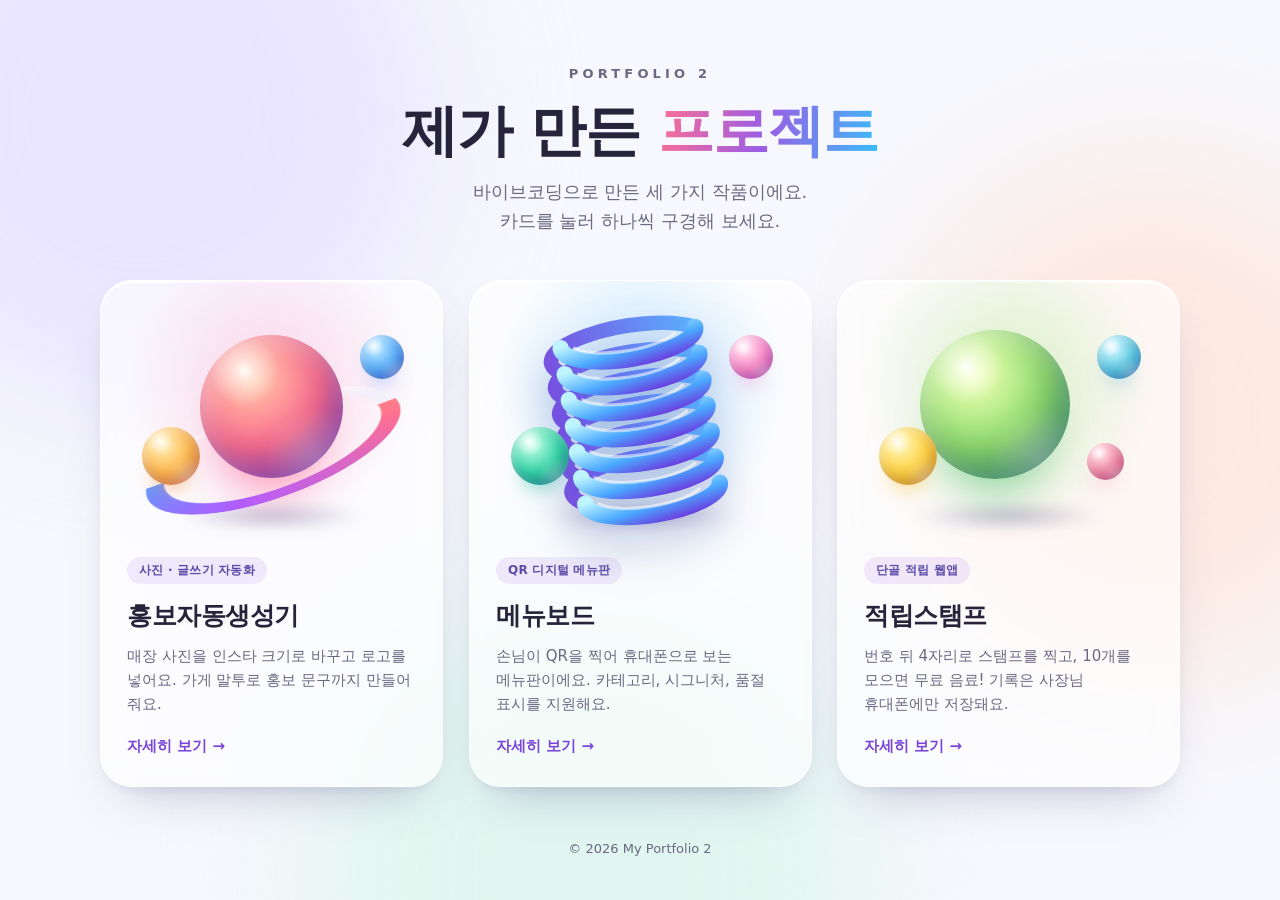
<file: index.html>
<!DOCTYPE html>
<html lang="ko">
<head>
  <meta charset="UTF-8">
  <meta name="viewport" content="width=device-width, initial-scale=1">
  <title>포트폴리오 2 | 제가 만든 프로젝트</title>
  <meta name="description" content="바이브코딩으로 만든 프로젝트 3개를 모아 둔 포트폴리오 메인 페이지예요.">
  <link rel="stylesheet" href="style.css">
</head>
<body>

  <!-- 배경: 맑고 가벼운 바탕 위에 은은하게 번지는 색 -->
  <div class="sky" aria-hidden="true">
    <i class="blob b1"></i>
    <i class="blob b2"></i>
    <i class="blob b3"></i>
  </div>

  <header class="hero">
    <p class="eyebrow">PORTFOLIO 2</p>
    <h1>제가 만든 <span class="grad">프로젝트</span></h1>
    <p class="sub">바이브코딩으로 만든 세 가지 작품이에요.<br>카드를 눌러 하나씩 구경해 보세요.</p>
  </header>

  <!--
    ===== 프로젝트 카드 3개 =====
    [고치는 곳] 카드를 눌렀을 때 가는 주소는 아래 href 에 있어요.
    (인터넷에 올린 진짜 주소가 생기면 그 주소로 바꾸세요. main.js 맨 위에서도 바꿀 수 있어요.)
  -->
  <main class="grid">

    <!-- 1. 홍보자동생성기 -->
    <a class="card c-promo" data-key="promo" href="promo.html">
      <div class="stage" aria-hidden="true">
        <div class="ground"></div>
        <div class="ring back"></div>
        <div class="orb big"></div>
        <div class="ring front"></div>
        <div class="orb mini m1"></div>
        <div class="orb mini m2"></div>
      </div>
      <div class="body">
        <span class="tag">사진 · 글쓰기 자동화</span>
        <h2>홍보자동생성기</h2>
        <p>매장 사진을 인스타 크기로 바꾸고 로고를 넣어요. 가게 말투로 홍보 문구까지 만들어 줘요.</p>
        <span class="go">자세히 보기 <i>→</i></span>
      </div>
    </a>

    <!-- 2. 메뉴보드 -->
    <a class="card c-menu" data-key="menu" href="https://github.com/eunji5683-tech/Menu-board-app" target="_blank" rel="noopener">
      <div class="stage" aria-hidden="true">
        <div class="ground"></div>
        <div class="coil" data-coil="menu"></div>
        <div class="orb mini m1"></div>
        <div class="orb mini m2"></div>
      </div>
      <div class="body">
        <span class="tag">QR 디지털 메뉴판</span>
        <h2>메뉴보드</h2>
        <p>손님이 QR을 찍어 휴대폰으로 보는 메뉴판이에요. 카테고리, 시그니처, 품절 표시를 지원해요.</p>
        <span class="go">자세히 보기 <i>→</i></span>
      </div>
    </a>

    <!-- 3. 적립스탬프 -->
    <a class="card c-stamp" data-key="stamp" href="https://github.com/eunji5683-tech/Stamp-plus-app" target="_blank" rel="noopener">
      <div class="stage" aria-hidden="true">
        <div class="ground"></div>
        <div class="orb big"></div>
        <div class="orb mini m1"></div>
        <div class="orb mini m2"></div>
        <div class="orb mini m3"></div>
      </div>
      <div class="body">
        <span class="tag">단골 적립 웹앱</span>
        <h2>적립스탬프</h2>
        <p>번호 뒤 4자리로 스탬프를 찍고, 10개를 모으면 무료 음료! 기록은 사장님 휴대폰에만 저장돼요.</p>
        <span class="go">자세히 보기 <i>→</i></span>
      </div>
    </a>

  </main>

  <footer class="foot">© 2026 My Portfolio 2</footer>

  <script src="main.js"></script>
</body>
</html>
</file>
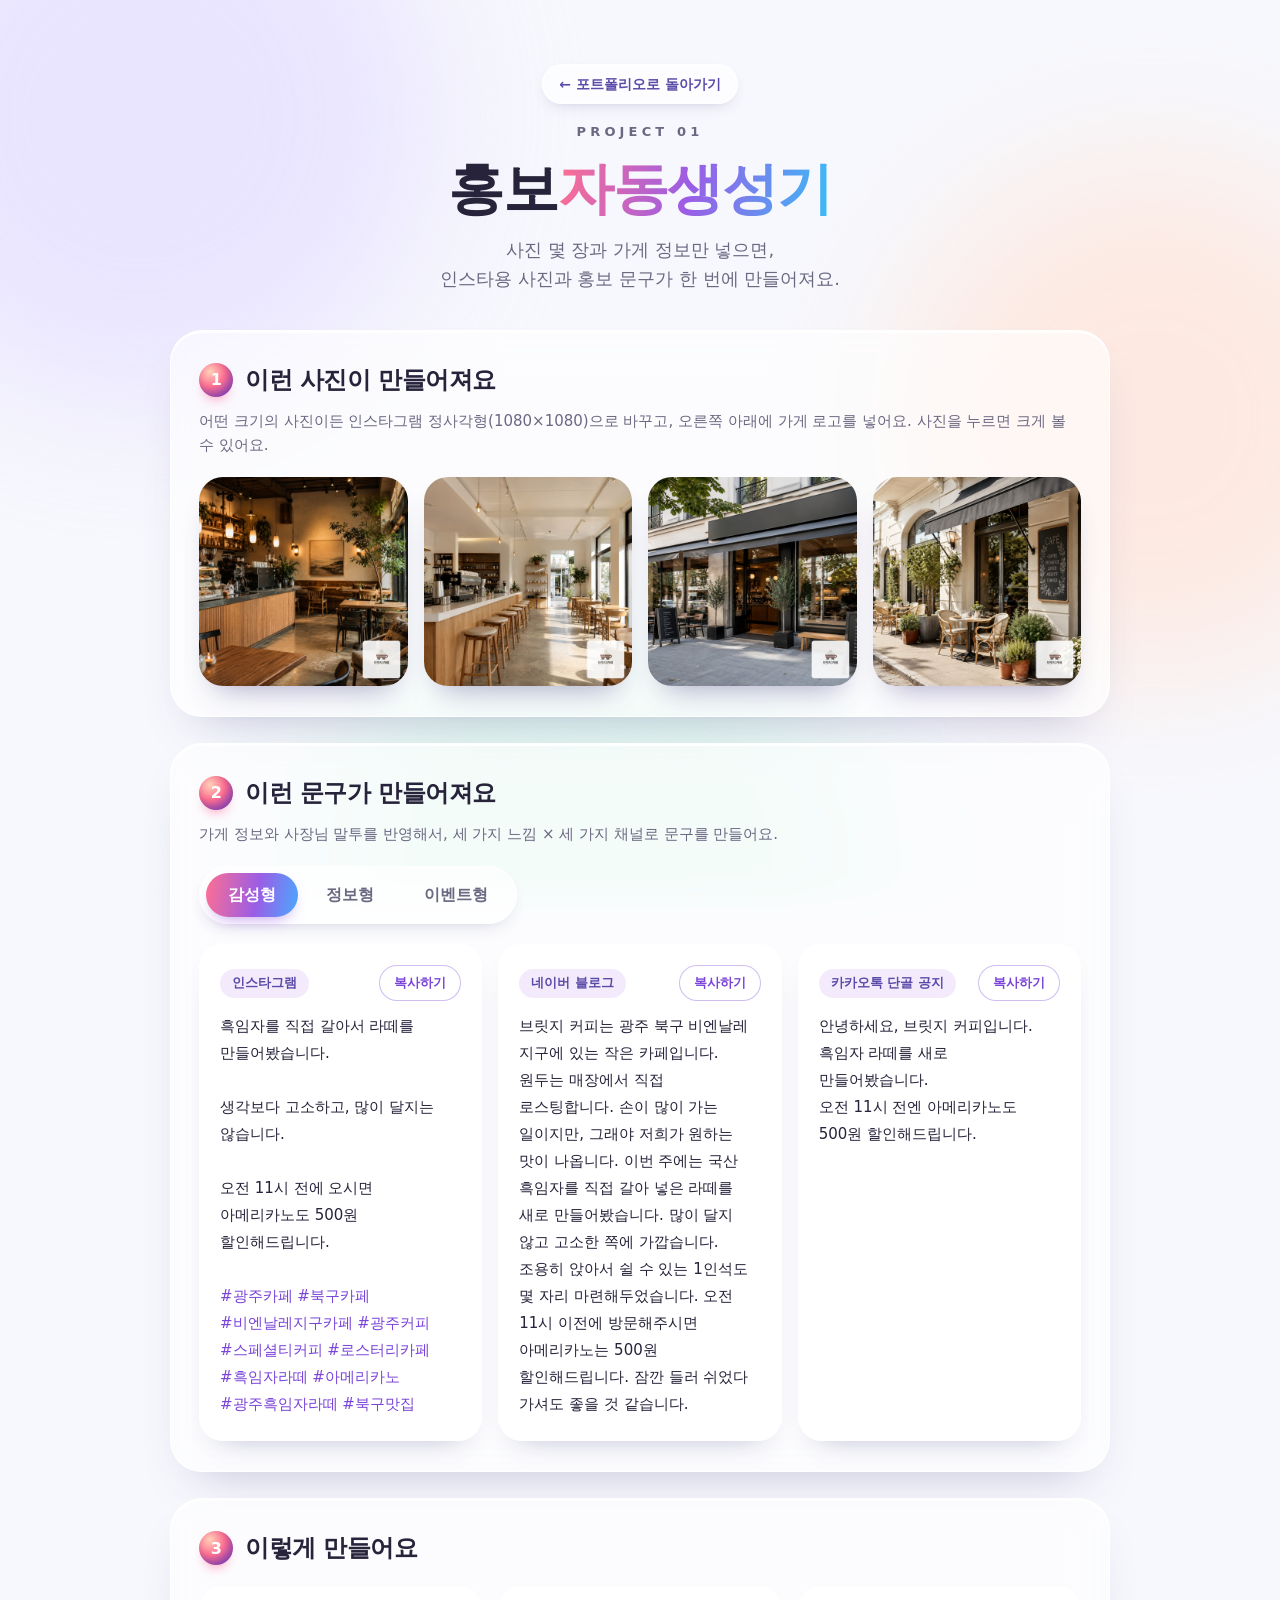
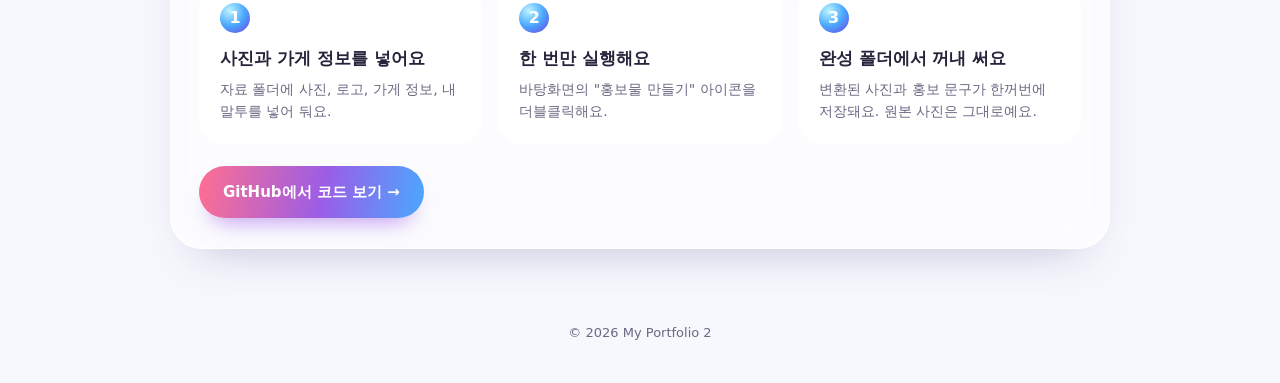
<file: promo.html>
<!DOCTYPE html>
<html lang="ko">
<head>
  <meta charset="UTF-8">
  <meta name="viewport" content="width=device-width, initial-scale=1">
  <title>홍보자동생성기 | 포트폴리오 2</title>
  <meta name="description" content="매장 사진을 인스타 크기로 바꾸고, 가게 말투로 홍보 문구까지 만들어 주는 홍보자동생성기의 결과물이에요.">
  <link rel="stylesheet" href="style.css">
</head>
<body class="promo-page">

  <div class="sky" aria-hidden="true">
    <i class="blob b1"></i>
    <i class="blob b2"></i>
    <i class="blob b3"></i>
  </div>

  <header class="hero">
    <a class="back" href="index.html">← 포트폴리오로 돌아가기</a>
    <p class="eyebrow">PROJECT 01</p>
    <h1>홍보<span class="grad">자동생성기</span></h1>
    <p class="sub">사진 몇 장과 가게 정보만 넣으면,<br>인스타용 사진과 홍보 문구가 한 번에 만들어져요.</p>
  </header>

  <main class="promo-wrap">

    <!-- ===== 1. 만들어진 사진 ===== -->
    <section class="block">
      <h2 class="block-title"><span class="num">1</span>이런 사진이 만들어져요</h2>
      <p class="block-sub">어떤 크기의 사진이든 인스타그램 정사각형(1080×1080)으로 바꾸고, 오른쪽 아래에 가게 로고를 넣어요. 사진을 누르면 크게 볼 수 있어요.</p>

      <!-- [고치는 곳] 사진을 바꾸려면 promo 폴더의 사진 파일을 바꾸거나, 아래 src 의 파일 이름을 바꾸세요. -->
      <div class="gallery">
        <button type="button" class="shot" data-src="promo/20261002_01.jpg"><img src="promo/20261002_01.jpg" alt="홍보용 사진 1 (인스타그램 크기)" loading="lazy"></button>
        <button type="button" class="shot" data-src="promo/20261002_02.jpg"><img src="promo/20261002_02.jpg" alt="홍보용 사진 2 (인스타그램 크기)" loading="lazy"></button>
        <button type="button" class="shot" data-src="promo/20261002_03.jpg"><img src="promo/20261002_03.jpg" alt="홍보용 사진 3 (인스타그램 크기)" loading="lazy"></button>
        <button type="button" class="shot" data-src="promo/20261002_04.jpg"><img src="promo/20261002_04.jpg" alt="홍보용 사진 4 (인스타그램 크기)" loading="lazy"></button>
      </div>
    </section>

    <!-- ===== 2. 만들어진 문구 ===== -->
    <section class="block">
      <h2 class="block-title"><span class="num">2</span>이런 문구가 만들어져요</h2>
      <p class="block-sub">가게 정보와 사장님 말투를 반영해서, 세 가지 느낌 × 세 가지 채널로 문구를 만들어요.</p>

      <div class="seg" role="tablist" aria-label="문구 느낌 고르기" id="seg"></div>
      <div class="copies" id="copies"></div>
    </section>

    <!-- ===== 3. 만드는 방법 ===== -->
    <section class="block">
      <h2 class="block-title"><span class="num">3</span>이렇게 만들어요</h2>
      <ol class="steps">
        <li><b>사진과 가게 정보를 넣어요</b><span>자료 폴더에 사진, 로고, 가게 정보, 내 말투를 넣어 둬요.</span></li>
        <li><b>한 번만 실행해요</b><span>바탕화면의 "홍보물 만들기" 아이콘을 더블클릭해요.</span></li>
        <li><b>완성 폴더에서 꺼내 써요</b><span>변환된 사진과 홍보 문구가 한꺼번에 저장돼요. 원본 사진은 그대로예요.</span></li>
      </ol>
      <a class="repo-link" href="https://github.com/eunji5683-tech/auto-generate-app" target="_blank" rel="noopener">GitHub에서 코드 보기 →</a>
    </section>

  </main>

  <footer class="foot">© 2026 My Portfolio 2</footer>

  <!-- 사진을 크게 보여주는 창 -->
  <dialog id="viewer" aria-label="사진 크게 보기">
    <img id="viewerImg" alt="">
    <button type="button" id="viewerClose" aria-label="닫기">닫기 ✕</button>
  </dialog>

  <script src="promo.js"></script>
</body>
</html>
</file>
<file: style.css>
/* ==========================================================================
   포트폴리오 2 - 그라데이션 리얼리즘
   맑고 가벼운 바탕 위에, 부드러운 색 번짐이 있는 3D 구슬(구)과 코일(스프링)이 떠 있는 느낌
   ========================================================================== */

/* ===== 색깔 설정 [고치는 곳] ===== */
:root {
  --bg: #F7F8FD;        /* 맑은 바탕 */
  --ink: #26233A;       /* 글자색 */
  --ink-soft: #6B6882;  /* 흐린 글자색 */
  --card: rgba(255, 255, 255, 0.62);
  --line: rgba(255, 255, 255, 0.9);
}

* { box-sizing: border-box; margin: 0; padding: 0; }

html { -webkit-text-size-adjust: 100%; text-size-adjust: 100%; }

body {
  font-family: "Pretendard", "Gowun Dodum", "고운 돋움", "맑은 고딕", "Malgun Gothic", system-ui, sans-serif;
  color: var(--ink);
  background: var(--bg);
  min-height: 100vh;
  line-height: 1.6;
  overflow-x: hidden;
  -webkit-tap-highlight-color: transparent;
}

/* ===== 배경: 은은하게 번지는 색 ===== */
.sky { position: fixed; inset: 0; z-index: -1; overflow: hidden; pointer-events: none; }
.blob { position: absolute; border-radius: 50%; filter: blur(70px); opacity: 0.7; }
.b1 { width: 46vw; height: 46vw; min-width: 320px; min-height: 320px; left: -12vw; top: -14vw; background: #E4DDFF; }
.b2 { width: 40vw; height: 40vw; min-width: 280px; min-height: 280px; right: -10vw; top: 18vh; background: #FFE3D6; }
.b3 { width: 44vw; height: 44vw; min-width: 300px; min-height: 300px; left: 24vw; bottom: -20vw; background: #D8F5EA; }

/* ===== 맨 위 ===== */
.hero { text-align: center; padding: 64px 20px 8px; }
.eyebrow { font-size: 13px; font-weight: 700; letter-spacing: 0.32em; color: var(--ink-soft); }
.hero h1 { margin-top: 12px; font-size: clamp(34px, 6vw, 56px); line-height: 1.2; letter-spacing: -0.02em; }
.grad {
  background: linear-gradient(100deg, #FF6F91 0%, #9B5DE5 48%, #38BDF8 100%);
  -webkit-background-clip: text;
  background-clip: text;
  color: transparent;
}
.sub { margin-top: 14px; font-size: clamp(15px, 2.2vw, 18px); color: var(--ink-soft); }

/* ===== 카드 3개 ===== */
.grid {
  max-width: 1120px;
  margin: 0 auto;
  padding: 36px 20px 24px;
  display: grid;
  grid-template-columns: repeat(auto-fit, minmax(290px, 1fr));
  gap: 26px;
}

.card {
  --rx: 0deg; --ry: 0deg;
  display: flex;
  flex-direction: column;
  text-decoration: none;
  color: inherit;
  background: var(--card);
  -webkit-backdrop-filter: blur(16px);
  backdrop-filter: blur(16px);
  border: 1px solid var(--line);
  border-radius: 32px;
  box-shadow:
    0 2px 0 rgba(255, 255, 255, 0.9) inset,
    0 24px 50px -24px rgba(70, 60, 130, 0.35),
    0 6px 16px -8px rgba(70, 60, 130, 0.12);
  overflow: hidden;
  transform: perspective(900px) rotateX(var(--rx)) rotateY(var(--ry));
  transition: transform 0.25s ease, box-shadow 0.25s ease;
  animation: rise 0.7s cubic-bezier(.2, .8, .2, 1) both;
}
.card:nth-child(2) { animation-delay: 0.1s; }
.card:nth-child(3) { animation-delay: 0.2s; }
.card:hover, .card:focus-visible {
  box-shadow:
    0 2px 0 rgba(255, 255, 255, 0.9) inset,
    0 34px 60px -26px rgba(70, 60, 130, 0.45),
    0 10px 22px -10px rgba(70, 60, 130, 0.18);
}
.card:focus-visible { outline: 3px solid #9B5DE5; outline-offset: 4px; }

@keyframes rise { from { opacity: 0; transform: translateY(26px); } }

/* ===== 3D 무대 (구슬과 코일이 놓이는 곳) ===== */
.stage {
  position: relative;
  /* 폭에 상한을 둬서, 카드가 넓어져도 구슬과 고리가 글자 쪽으로 내려오지 않게 해요 */
  width: min(100%, 360px);
  margin: 0 auto;
  height: 270px;
  perspective: 800px;
  /* 카드마다 다른 부드러운 빛 */
  background:
    radial-gradient(circle at 50% 38%, var(--halo) 0%, transparent 62%);
}

/* 바닥 그림자 */
.ground {
  position: absolute;
  left: 21%; bottom: 22px;
  width: 58%; height: 26px;
  background: radial-gradient(ellipse at center, rgba(52, 40, 110, 0.34) 0%, transparent 70%);
  filter: blur(7px);
  animation: shadowPulse 6s ease-in-out infinite;
}
@keyframes shadowPulse { 50% { transform: scale(0.84); opacity: 0.7; } }

/* 마우스를 따라 살짝 움직이는 깊이감: --d 가 클수록 더 많이 움직여요 */
.stage > * { --d: 10; translate: calc(var(--px, 0) * var(--d) * 1px) calc(var(--py, 0) * var(--d) * 1px); }

/* ----- 구슬(구): 빛이 닿는 하이라이트 + 안쪽 그림자 + 바닥에 번지는 빛 ----- */
.orb {
  position: absolute;
  aspect-ratio: 1;
  border-radius: 50%;
  background:
    radial-gradient(circle at 31% 25%, rgba(255, 255, 255, 0.95) 0, rgba(255, 255, 255, 0.55) 7%, rgba(255, 255, 255, 0) 24%),
    radial-gradient(circle at 80% 86%, rgba(255, 255, 255, 0.34) 0, rgba(255, 255, 255, 0) 30%),
    radial-gradient(circle at 36% 30%, var(--c1) 0%, var(--c2) 52%, var(--c3) 100%);
  box-shadow:
    inset -16px -22px 38px rgba(30, 10, 80, 0.26),
    inset 8px 10px 22px rgba(255, 255, 255, 0.34),
    0 34px 44px -22px var(--glow);
  animation: float 7s ease-in-out infinite;
}
.orb.big { width: 46%; left: 27%; top: 15%; z-index: 2; --d: 14; }
.orb.mini {
  width: 15%; z-index: 4; --d: 26; animation-duration: 5.5s;
  /* 작은 구슬은 그림자를 약하게 해서 색이 칙칙해지지 않게 해요 */
  box-shadow:
    inset -5px -8px 14px rgba(30, 10, 80, 0.2),
    inset 3px 4px 9px rgba(255, 255, 255, 0.4),
    0 16px 20px -12px var(--glow);
}
.orb.m1 { left: 12%; top: 54%; width: 17%; animation-delay: -1.5s; }
.orb.m2 { right: 11%; top: 20%; width: 13%; animation-delay: -3s; }
.orb.m3 { right: 16%; top: 60%; width: 11%; animation-delay: -4.2s; }
@keyframes float { 50% { transform: translateY(-12px); } }

/* ----- 코일(스프링): main.js 가 그려 줘요 ----- */
.coil {
  position: absolute;
  left: 11%; top: 4%;
  width: 78%; height: 90%;
  z-index: 2;
  --d: 12;
  animation: float 8s ease-in-out infinite;
}
.coil svg { width: 100%; height: 100%; overflow: visible; filter: drop-shadow(0 24px 22px rgba(30, 60, 150, 0.28)); }

/* ----- 구슬을 감싸는 고리: 뒤쪽 반은 구슬 뒤에, 앞쪽 반은 구슬 앞에 ----- */
.ring {
  position: absolute;
  left: 11%; top: 11%;
  width: 78%;
  aspect-ratio: 1;
  border-radius: 50%;
  background: conic-gradient(from 20deg, #FFB86B, #FF6F91, #B25CFF, #4DA8FF, #FFB86B);
  -webkit-mask: radial-gradient(circle, transparent 60%, #000 61%);
  mask: radial-gradient(circle, transparent 60%, #000 61%);
  transform: rotateZ(-20deg) rotateX(72deg);
  filter: drop-shadow(0 10px 8px rgba(70, 30, 140, 0.25));
  --d: 18;
}
.ring.back { z-index: 1; opacity: 0.85; }
.ring.front { z-index: 3; clip-path: inset(50% 0 0 0); }

/* ----- 카드마다 다른 색 ----- */
.c-promo .stage { --halo: rgba(255, 150, 190, 0.34); }
.c-promo .orb.big { --c1: #FFC9A6; --c2: #FF6F91; --c3: #7B3FE4; --glow: rgba(255, 90, 140, 0.6); width: 42%; left: 29%; top: 20%; }
.c-promo .orb.m1  { --c1: #FFF0B8; --c2: #FFB84D; --c3: #FF7A45; --glow: rgba(255, 150, 60, 0.55); }
.c-promo .orb.m2  { --c1: #BFE9FF; --c2: #5AB4FF; --c3: #3A5BE0; --glow: rgba(70, 130, 255, 0.5); }

.c-menu .stage { --halo: rgba(100, 190, 255, 0.34); }
.c-menu .orb.m1 { --c1: #C9FFE9; --c2: #32D4A4; --c3: #0E8F9E; --glow: rgba(30, 190, 160, 0.55); }
.c-menu .orb.m2 { --c1: #FFE3F2; --c2: #FF8AC8; --c3: #C040C8; --glow: rgba(240, 100, 190, 0.5); }

.c-stamp .stage { --halo: rgba(160, 230, 140, 0.4); }
.c-stamp .orb.big { --c1: #F4FFB8; --c2: #8EE06B; --c3: #1FA276; --glow: rgba(70, 190, 110, 0.6); width: 44%; left: 24%; top: 18%; }
.c-stamp .orb.m1  { --c1: #FFF6BF; --c2: #FFD23F; --c3: #F59E0B; --glow: rgba(250, 190, 40, 0.55); }
.c-stamp .orb.m2  { --c1: #D6F5FF; --c2: #5ED0E6; --c3: #2386C8; --glow: rgba(60, 170, 230, 0.5); }
.c-stamp .orb.m3  { --c1: #FFE0E8; --c2: #FF90A8; --c3: #E0457A; --glow: rgba(240, 90, 130, 0.5); }

/* ===== 카드 아래 글자 ===== */
.body { padding: 6px 26px 28px; display: flex; flex-direction: column; flex: 1; }
.tag {
  align-self: flex-start;
  padding: 4px 12px;
  font-size: 12px;
  font-weight: 700;
  letter-spacing: 0.02em;
  color: #5B4BA8;
  background: rgba(155, 93, 229, 0.12);
  border-radius: 999px;
}
.body h2 { margin-top: 12px; font-size: 25px; letter-spacing: -0.02em; }
.body p { margin-top: 8px; font-size: 15px; color: var(--ink-soft); flex: 1; word-break: keep-all; overflow-wrap: break-word; }
.go { margin-top: 18px; font-size: 15px; font-weight: 700; color: #7A45D8; }
.go i { display: inline-block; font-style: normal; transition: transform 0.2s ease; }
.card:hover .go i, .card:focus-visible .go i { transform: translateX(6px); }

.foot { padding: 28px 20px 40px; text-align: center; font-size: 13px; color: var(--ink-soft); }

/* ===== 작은 화면 ===== */
@media (max-width: 640px) {
  .hero { padding-top: 48px; }
  .grid { gap: 20px; padding-top: 26px; }
  .stage { height: 240px; }
}

/* ===== 움직임이 불편한 분을 위해: 기기 설정에서 '움직임 줄이기'를 켜 두면 효과를 꺼요 ===== */
@media (prefers-reduced-motion: reduce) {
  .card { animation: none; transition: none; }
  .orb, .coil, .ground { animation: none; }
  .stage > * { translate: none; }
}

/* ==========================================================================
   홍보자동생성기 소개 페이지 (promo.html)
   ========================================================================== */
.back {
  display: inline-block;
  margin-bottom: 18px;
  padding: 8px 16px;
  font-size: 14px;
  font-weight: 700;
  text-decoration: none;
  color: #5B4BA8;
  background: rgba(255, 255, 255, 0.7);
  border: 1px solid var(--line);
  border-radius: 999px;
  box-shadow: 0 6px 16px -8px rgba(70, 60, 130, 0.3);
}
.back:hover, .back:focus-visible { background: #fff; outline: none; }

.promo-wrap { max-width: 980px; margin: 0 auto; padding: 28px 20px 20px; }

.block {
  margin-bottom: 26px;
  padding: 30px 28px;
  background: var(--card);
  -webkit-backdrop-filter: blur(16px);
  backdrop-filter: blur(16px);
  border: 1px solid var(--line);
  border-radius: 32px;
  box-shadow: 0 2px 0 rgba(255, 255, 255, 0.9) inset, 0 24px 50px -28px rgba(70, 60, 130, 0.35);
}
.block-title { display: flex; align-items: center; gap: 12px; font-size: 24px; letter-spacing: -0.02em; }
.num {
  display: inline-flex; align-items: center; justify-content: center;
  width: 34px; height: 34px;
  font-size: 16px; font-weight: 800; color: #fff;
  border-radius: 50%;
  background: radial-gradient(circle at 32% 26%, #FFD0B8 0, #FF6F91 45%, #7B3FE4 100%);
  box-shadow: inset -3px -4px 8px rgba(30, 10, 80, 0.25), 0 8px 12px -6px rgba(255, 90, 140, 0.6);
}
.block-sub { margin: 10px 0 20px; font-size: 15px; color: var(--ink-soft); word-break: keep-all; }

/* 사진 */
.gallery { display: grid; grid-template-columns: repeat(auto-fit, minmax(190px, 1fr)); gap: 16px; }
.shot {
  padding: 0; border: 0; cursor: zoom-in;
  aspect-ratio: 1;
  overflow: hidden;
  border-radius: 24px;
  background: #fff;
  box-shadow: 0 18px 30px -16px rgba(70, 60, 130, 0.45);
  transition: transform 0.25s ease, box-shadow 0.25s ease;
}
.shot img { display: block; width: 100%; height: 100%; object-fit: cover; }
.shot:hover, .shot:focus-visible { transform: translateY(-6px) scale(1.02); box-shadow: 0 28px 40px -18px rgba(70, 60, 130, 0.55); outline: none; }
.shot:focus-visible { outline: 3px solid #9B5DE5; outline-offset: 3px; }

dialog#viewer {
  border: 0; padding: 0; background: transparent; overflow: visible;
  max-width: min(92vw, 760px);
  margin: auto;
}
dialog#viewer::backdrop { background: rgba(38, 35, 58, 0.62); -webkit-backdrop-filter: blur(6px); backdrop-filter: blur(6px); }
#viewerImg { display: block; width: 100%; max-height: 82vh; object-fit: contain; border-radius: 24px; box-shadow: 0 30px 60px -20px rgba(0, 0, 0, 0.6); }
#viewerClose {
  display: block; margin: 14px auto 0; padding: 12px 24px;
  font-family: inherit; font-size: 16px; font-weight: 700; cursor: pointer;
  color: var(--ink); background: #fff; border: 0; border-radius: 999px;
}

/* 느낌 고르기 (감성형 / 정보형 / 이벤트형) */
.seg {
  display: inline-flex; gap: 6px; padding: 6px;
  background: rgba(255, 255, 255, 0.7);
  border: 1px solid var(--line);
  border-radius: 999px;
  box-shadow: 0 8px 18px -10px rgba(70, 60, 130, 0.3);
}
.seg button {
  min-height: 44px; padding: 0 22px;
  font-family: inherit; font-size: 16px; font-weight: 700; cursor: pointer;
  color: var(--ink-soft); background: transparent; border: 0; border-radius: 999px;
  transition: background 0.2s, color 0.2s;
}
.seg button.active {
  color: #fff;
  background: linear-gradient(100deg, #FF6F91 0%, #9B5DE5 55%, #4AA8FF 100%);
  box-shadow: 0 8px 16px -8px rgba(155, 93, 229, 0.7);
}

.copies { display: grid; grid-template-columns: repeat(auto-fit, minmax(270px, 1fr)); gap: 16px; margin-top: 20px; }
.copy-card {
  display: flex; flex-direction: column;
  padding: 20px 20px 22px;
  background: rgba(255, 255, 255, 0.78);
  border: 1px solid var(--line);
  border-radius: 24px;
  box-shadow: 0 16px 30px -20px rgba(70, 60, 130, 0.4);
  animation: rise 0.45s ease both;
}
.copy-head { display: flex; align-items: center; justify-content: space-between; gap: 10px; margin-bottom: 12px; }
.copy-label { font-size: 13px; font-weight: 800; color: #5B4BA8; background: rgba(155, 93, 229, 0.12); padding: 4px 12px; border-radius: 999px; }
.copy-btn {
  min-height: 36px; padding: 0 14px;
  font-family: inherit; font-size: 13px; font-weight: 700; cursor: pointer;
  color: #7A45D8; background: #fff; border: 1px solid rgba(122, 69, 216, 0.35); border-radius: 999px;
}
.copy-btn.done { color: #fff; background: #3FB487; border-color: #3FB487; }
.copy-text { font-size: 15px; line-height: 1.8; white-space: pre-line; word-break: keep-all; overflow-wrap: break-word; }

/* 만드는 방법 */
.steps { list-style: none; counter-reset: step; display: grid; grid-template-columns: repeat(auto-fit, minmax(230px, 1fr)); gap: 16px; margin-top: 18px; }
.steps li {
  counter-increment: step; position: relative;
  padding: 58px 20px 20px;
  background: rgba(255, 255, 255, 0.78);
  border: 1px solid var(--line);
  border-radius: 24px;
}
.steps li::before {
  content: counter(step);
  position: absolute; left: 20px; top: 16px;
  width: 30px; height: 30px; line-height: 30px; text-align: center;
  font-weight: 800; color: #fff; border-radius: 50%;
  background: radial-gradient(circle at 32% 26%, #BDF4FF 0, #4AA8FF 50%, #6A3FE0 100%);
}
.steps b { display: block; font-size: 17px; }
.steps span { display: block; margin-top: 6px; font-size: 14px; color: var(--ink-soft); word-break: keep-all; }
.repo-link {
  display: inline-block; margin-top: 22px; padding: 14px 24px;
  font-size: 15px; font-weight: 800; text-decoration: none; color: #fff;
  background: linear-gradient(100deg, #FF6F91 0%, #9B5DE5 55%, #4AA8FF 100%);
  border-radius: 999px;
  box-shadow: 0 14px 24px -12px rgba(155, 93, 229, 0.7);
}

@media (max-width: 640px) {
  .promo-wrap { padding: 20px 14px 10px; }
  .block { padding: 24px 18px; border-radius: 26px; }
  .block-title { font-size: 21px; }
  .gallery { grid-template-columns: 1fr 1fr; gap: 12px; }
  .seg { display: flex; }
  .seg button { flex: 1; padding: 0 6px; }
}
@media (prefers-reduced-motion: reduce) {
  .copy-card { animation: none; }
  .shot { transition: none; }
}

/* 해시태그는 중간에서 줄이 바뀌지 않게 한 덩어리로 */
.hash { display: inline-block; white-space: nowrap; color: #7A45D8; }
</file>
